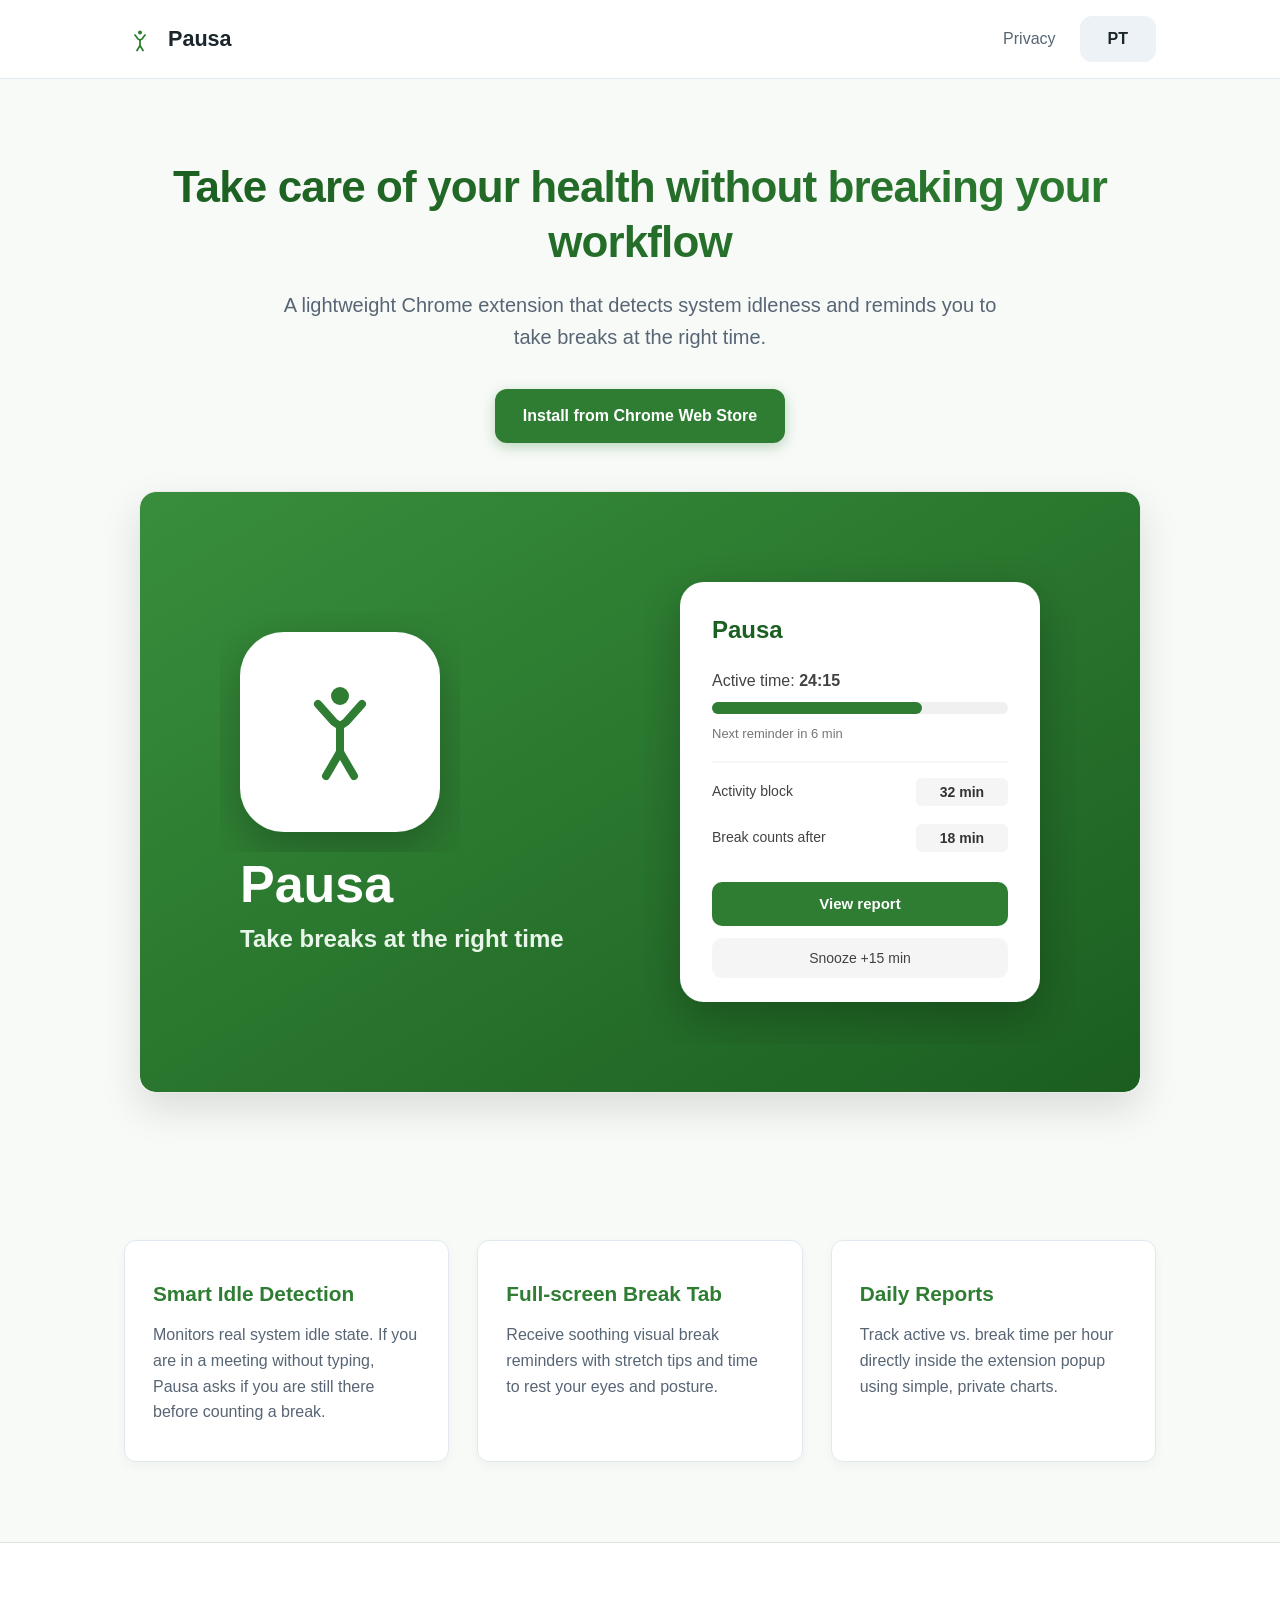
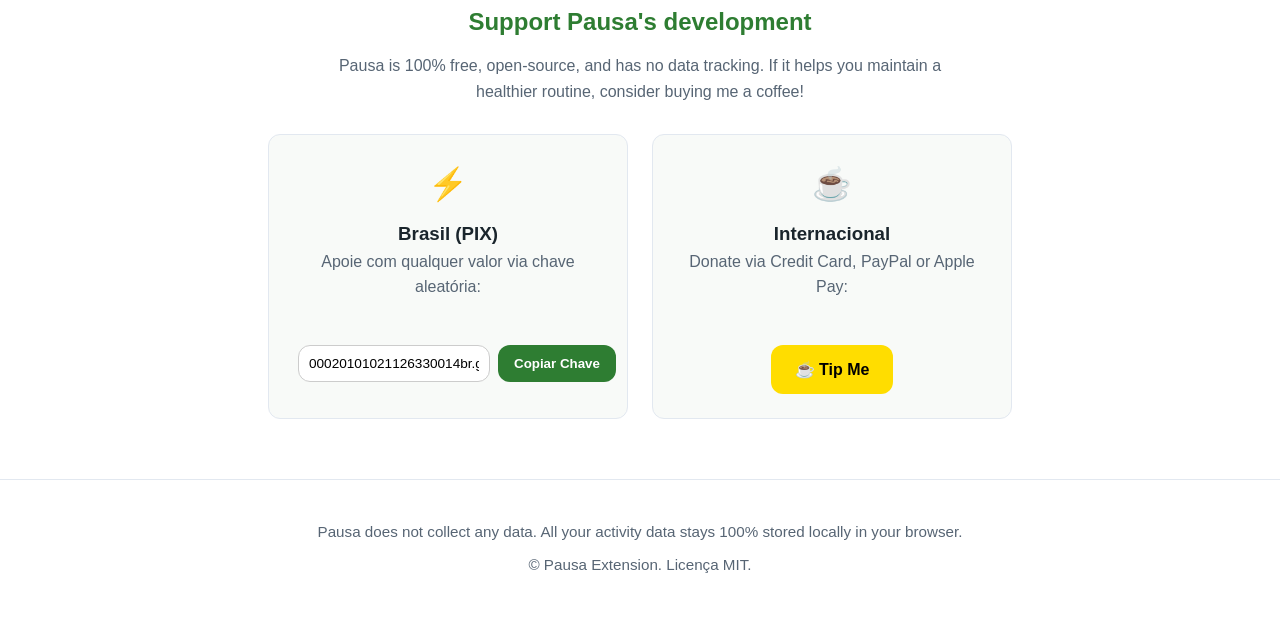
<file: docs/index.html>
<!DOCTYPE html>
<html lang="pt-BR">

<head>
    <meta charset="UTF-8">
    <meta name="viewport" content="width=device-width, initial-scale=1.0">
    <title>Pausa — Extensão para Chrome</title>
    <link rel="stylesheet" href="styles.css">
    <link rel="icon" type="image/svg+xml" href="assets/icon.svg">
</head>

<body>
    <header>
        <div class="container nav-container">
            <a href="index.html" class="logo">
                <img src="assets/icon.svg" alt="Pausa Logo" width="32" height="32">
                <span>Pausa</span>
            </a>
            <div class="nav-right">
                <a href="privacy.html" data-i18n="navPrivacy">Privacidade</a>
                <button id="langToggle" class="btn-secondary">EN</button>
            </div>
        </div>
    </header>

    <main>
        <section class="hero">
            <div class="container">
                <h1 data-i18n="heroTitle">Cuide da sua saúde sem interromper o seu fluxo de trabalho</h1>
                <p data-i18n="heroSubtitle">Uma extensão leve para o Chrome que detecta a ociosidade do sistema e lembra
                    você de fazer pausas no momento certo.</p>
                <div class="hero-cta">
                    <a href="https://chromewebstore.google.com/detail/pausa-%E2%80%94-break-reminder/hmeohcpngageaaafidhpofagkbcedhoe?authuser=0&hl=pt-BR" id="downloadBtn" class="btn-primary" target="_blank"
                        rel="noopener noreferrer" data-i18n="ctaInstall">Instalar na Chrome Web Store</a>
                </div>
                <div class="preview-container">
                    <img src="assets/screenshot.svg" data-i18n-src="heroScreenshot" alt="Pausa Extension Screenshot"
                        class="hero-screenshot">
                </div>
            </div>
        </section>

        <section class="features">
            <div class="container grid-3">
                <div class="card">
                    <h3 data-i18n="feature1Title">Detecção Inteligente</h3>
                    <p data-i18n="feature1Desc">Monitora a ociosidade real do sistema. Se você estiver em uma reunião
                        sem digitar, o Pausa pergunta se você ainda está lá antes de contar uma pausa.</p>
                </div>
                <div class="card">
                    <h3 data-i18n="feature2Title">Aba em Tela Cheia</h3>
                    <p data-i18n="feature2Desc">Receba lembretes visuais suaves com sugestões de alongamento e tempo
                        para descansar os olhos e a postura.</p>
                </div>
                <div class="card">
                    <h3 data-i18n="feature3Title">Relatórios Diários</h3>
                    <p data-i18n="feature3Desc">Acompanhe seu tempo ativo x tempo de pausa acumulado por hora
                        diretamente na extensão, com gráficos simples e privados.</p>
                </div>
            </div>
        </section>
    </main>
    <section class="support-section">
        <div class="container text-center">
            <h2 data-i18n="supportTitle">Apoie o desenvolvimento do Pausa</h2>
            <p data-i18n="supportDesc">O Pausa é 100% gratuito, com código aberto e sem rastreamento de dados. Se ele te
                ajuda a manter uma rotina mais saudável, considere pagar um café!</p>

            <div class="support-grid">
                <!-- Opção Brasil: PIX -->
                <div class="support-card">
                    <div class="support-icon">⚡</div>
                    <h3>Brasil (PIX)</h3>
                    <p>Apoie com qualquer valor via chave aleatória:</p>
                    <div class="pix-box">
                        <input type="text" id="pixKey"
                            value="00020101021126330014br.gov.bcb.pix01117144751212052040000530398654045.005802BR5916ILITO S TORQUATO6009SAO PAULO62070503***6304C4F5"
                            readonly>
                        <button id="copyPixBtn" onclick="copyPixKey()">Copiar Chave</button>
                    </div>
                    <span id="copySuccess" class="copy-success" style="display: none;">Chave PIX copiada!</span>
                </div>

                <!-- Opção Internacional: Buy Me a Coffee / Ko-fi -->
                <div class="support-card">
                    <div class="support-icon">☕</div>
                    <h3>Internacional</h3>
                    <p>Donate via Credit Card, PayPal or Apple Pay:</p>
                    <a href="https://ko-fi.com/ilitotor" target="_blank" rel="noopener noreferrer" class="btn-coffee">
                        <span>☕</span> Tip Me
                    </a>
                </div>
            </div>
        </div>
    </section>
    <footer>
        <div class="container footer-container">
            <p data-i18n="footerPrivacyNotice">Pausa não coleta dados. Toda a sua atividade permanece 100% armazenada
                localmente no seu navegador.</p>
            <p>&copy; Pausa Extension. Licença MIT.</p>
        </div>
    </footer>

    <script src="i18n.js"></script>
    <script src="site.js"></script>
</body>

</html>
</file>
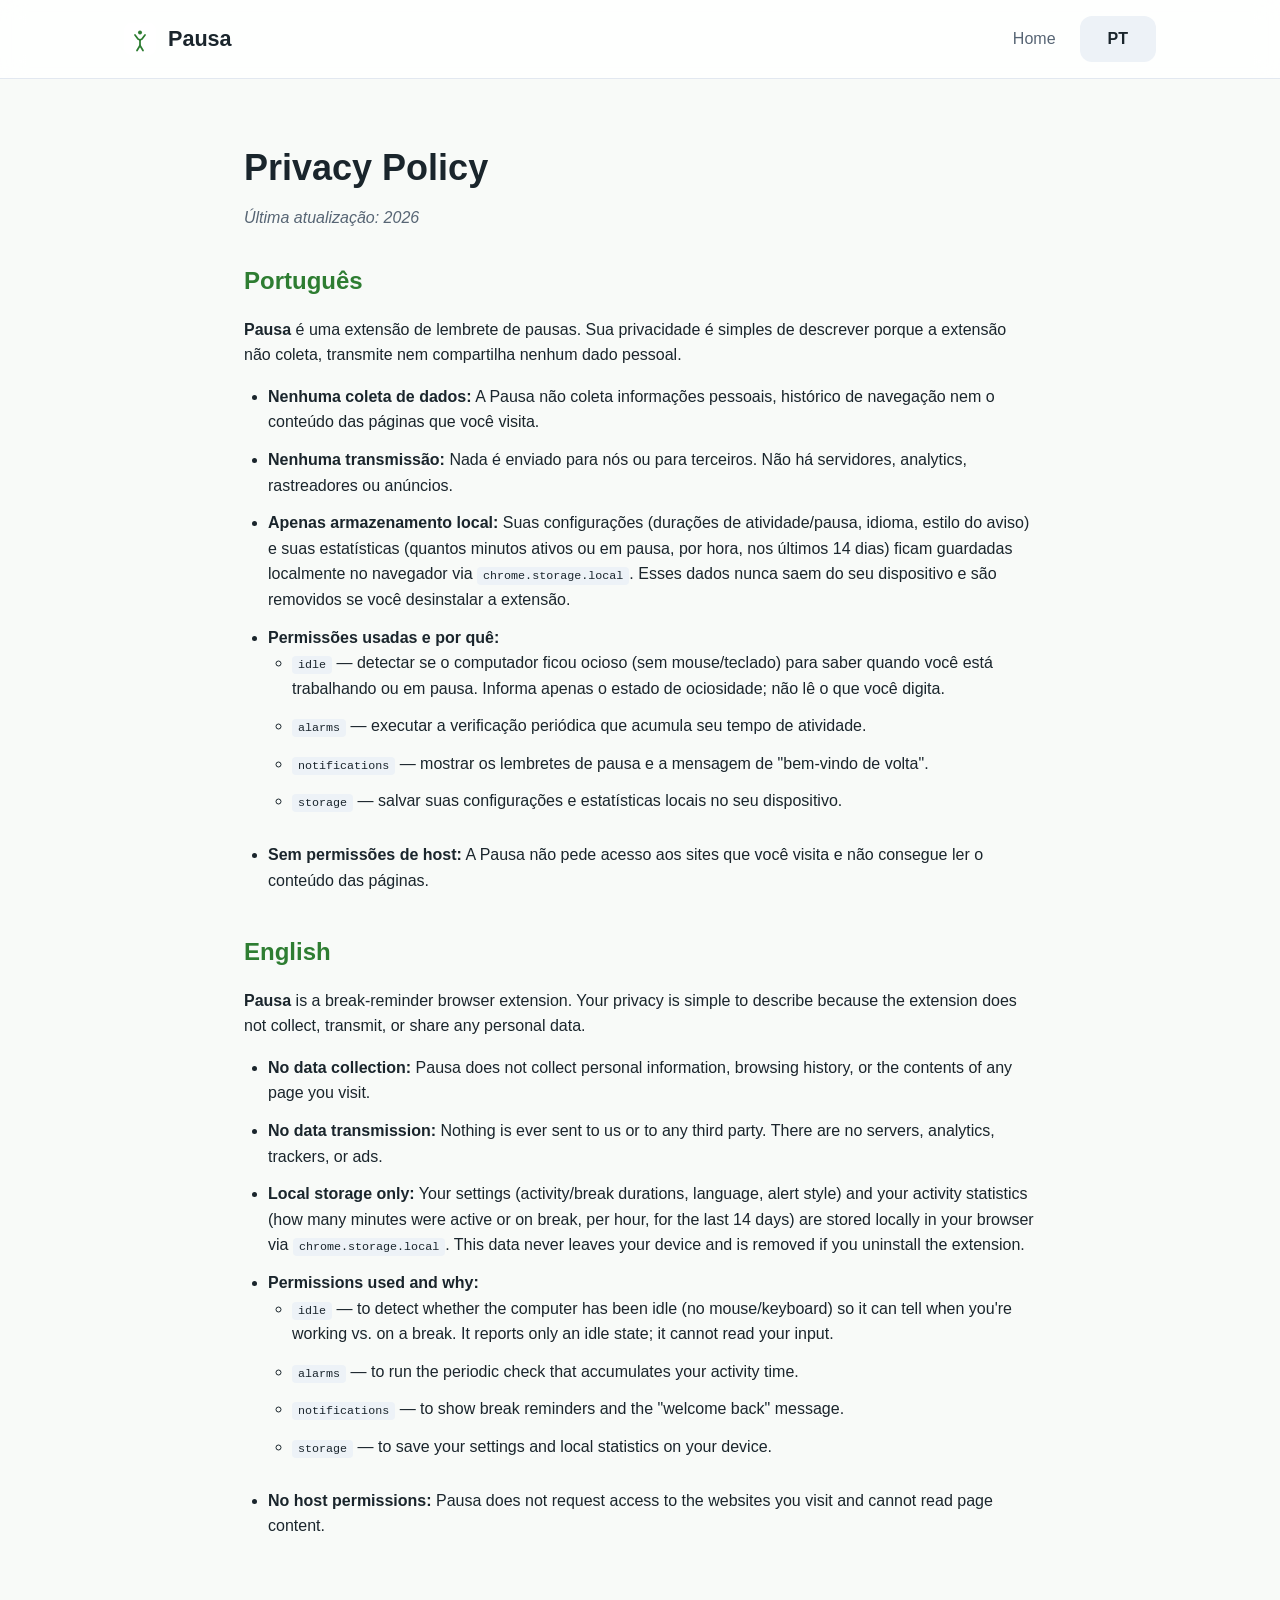
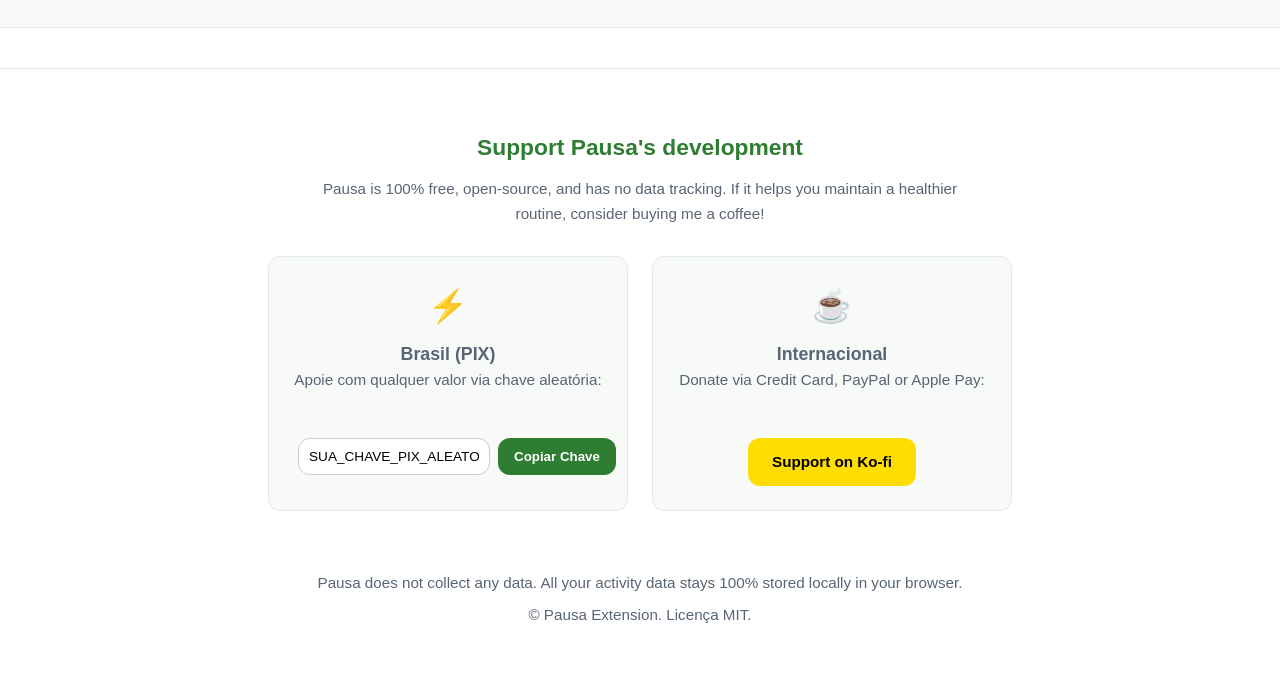
<file: docs/privacy.html>
<!DOCTYPE html>
<html lang="pt-BR">

<head>
    <meta charset="UTF-8">
    <meta name="viewport" content="width=device-width, initial-scale=1.0">
    <title>Política de Privacidade — Pausa</title>
    <link rel="stylesheet" href="styles.css">
    <link rel="icon" type="image/svg+xml" href="assets/icon.svg">
</head>

<body>
    <header>
        <div class="container nav-container">
            <a href="index.html" class="logo">
                <img src="assets/icon.svg" alt="Pausa Logo" width="32" height="32">
                <span>Pausa</span>
            </a>
            <div class="nav-right">
                <a href="index.html" data-i18n="navHome">Início</a>
                <button id="langToggle" class="btn-secondary">EN</button>
            </div>
        </div>
    </header>

    <main class="container privacy-content">
        <section class="privacy-section">
            <h1 data-i18n="privacyTitle">Política de Privacidade</h1>
            <p class="last-updated"><em>Última atualização: 2026</em></p>

            <div class="privacy-body">
                <h2>Português</h2>
                <p><strong>Pausa</strong> é uma extensão de lembrete de pausas. Sua privacidade é simples de descrever
                    porque a extensão não coleta, transmite nem compartilha nenhum dado pessoal.</p>

                <ul>
                    <li><strong>Nenhuma coleta de dados:</strong> A Pausa não coleta informações pessoais, histórico de
                        navegação nem o conteúdo das páginas que você visita.</li>
                    <li><strong>Nenhuma transmissão:</strong> Nada é enviado para nós ou para terceiros. Não há
                        servidores, analytics, rastreadores ou anúncios.</li>
                    <li><strong>Apenas armazenamento local:</strong> Suas configurações (durações de atividade/pausa,
                        idioma, estilo do aviso) e suas estatísticas (quantos minutos ativos ou em pausa, por hora, nos
                        últimos 14 dias) ficam guardadas localmente no navegador via <code>chrome.storage.local</code>.
                        Esses dados nunca saem do seu dispositivo e são removidos se você desinstalar a extensão.</li>
                    <li><strong>Permissões usadas e por quê:</strong>
                        <ul>
                            <li><code>idle</code> — detectar se o computador ficou ocioso (sem mouse/teclado) para saber
                                quando você está trabalhando ou em pausa. Informa apenas o estado de ociosidade; não lê
                                o que você digita.</li>
                            <li><code>alarms</code> — executar a verificação periódica que acumula seu tempo de
                                atividade.</li>
                            <li><code>notifications</code> — mostrar os lembretes de pausa e a mensagem de "bem-vindo de
                                volta".</li>
                            <li><code>storage</code> — salvar suas configurações e estatísticas locais no seu
                                dispositivo.</li>
                        </ul>
                    </li>
                    <li><strong>Sem permissões de host:</strong> A Pausa não pede acesso aos sites que você visita e não
                        consegue ler o conteúdo das páginas.</li>
                </ul>

                <h2 style="margin-top: 40px;">English</h2>
                <p><strong>Pausa</strong> is a break-reminder browser extension. Your privacy is simple to describe
                    because the extension does not collect, transmit, or share any personal data.</p>

                <ul>
                    <li><strong>No data collection:</strong> Pausa does not collect personal information, browsing
                        history, or the contents of any page you visit.</li>
                    <li><strong>No data transmission:</strong> Nothing is ever sent to us or to any third party. There
                        are no servers, analytics, trackers, or ads.</li>
                    <li><strong>Local storage only:</strong> Your settings (activity/break durations, language, alert
                        style) and your activity statistics (how many minutes were active or on break, per hour, for the
                        last 14 days) are stored locally in your browser via <code>chrome.storage.local</code>. This
                        data never leaves your device and is removed if you uninstall the extension.</li>
                    <li><strong>Permissions used and why:</strong>
                        <ul>
                            <li><code>idle</code> — to detect whether the computer has been idle (no mouse/keyboard) so
                                it can tell when you're working vs. on a break. It reports only an idle state; it cannot
                                read your input.</li>
                            <li><code>alarms</code> — to run the periodic check that accumulates your activity time.
                            </li>
                            <li><code>notifications</code> — to show break reminders and the "welcome back" message.
                            </li>
                            <li><code>storage</code> — to save your settings and local statistics on your device.</li>
                        </ul>
                    </li>
                    <li><strong>No host permissions:</strong> Pausa does not request access to the websites you visit
                        and cannot read page content.</li>
                </ul>
            </div>
        </section>
    </main>

    <footer>
        <section class="support-section">
            <div class="container text-center">
                <h2 data-i18n="supportTitle">Apoie o desenvolvimento do Pausa</h2>
                <p data-i18n="supportDesc">O Pausa é 100% gratuito, com código aberto e sem rastreamento de dados. Se
                    ele te ajuda a manter uma rotina mais saudável, considere pagar um café!</p>

                <div class="support-grid">
                    <!-- Opção Brasil: PIX -->
                    <div class="support-card">
                        <div class="support-icon">⚡</div>
                        <h3>Brasil (PIX)</h3>
                        <p>Apoie com qualquer valor via chave aleatória:</p>
                        <div class="pix-box">
                            <input type="text" id="pixKey" value="SUA_CHAVE_PIX_ALEATORIA_AQUI" readonly>
                            <button id="copyPixBtn" onclick="copyPixKey()">Copiar Chave</button>
                        </div>
                        <span id="copySuccess" class="copy-success" style="display: none;">Chave PIX copiada!</span>
                    </div>

                    <!-- Opção Internacional: Buy Me a Coffee / Ko-fi -->
                    <div class="support-card">
                        <div class="support-icon">☕</div>
                        <h3>Internacional</h3>
                        <p>Donate via Credit Card, PayPal or Apple Pay:</p>
                        <a href="https://ko-fi.com/SEU_USUARIO" target="_blank" rel="noopener noreferrer"
                            class="btn-coffee">
                            Support on Ko-fi
                        </a>
                    </div>
                </div>
            </div>
        </section>
        <div class="container footer-container">
            <p data-i18n="footerPrivacyNotice">Pausa não coleta dados. Toda a sua atividade permanece 100% armazenada
                localmente no seu navegador.</p>
            <p>&copy; Pausa Extension. Licença MIT.</p>
        </div>
    </footer>

    <script src="i18n.js"></script>
    <script src="site.js"></script>
</body>

</html>
</file>
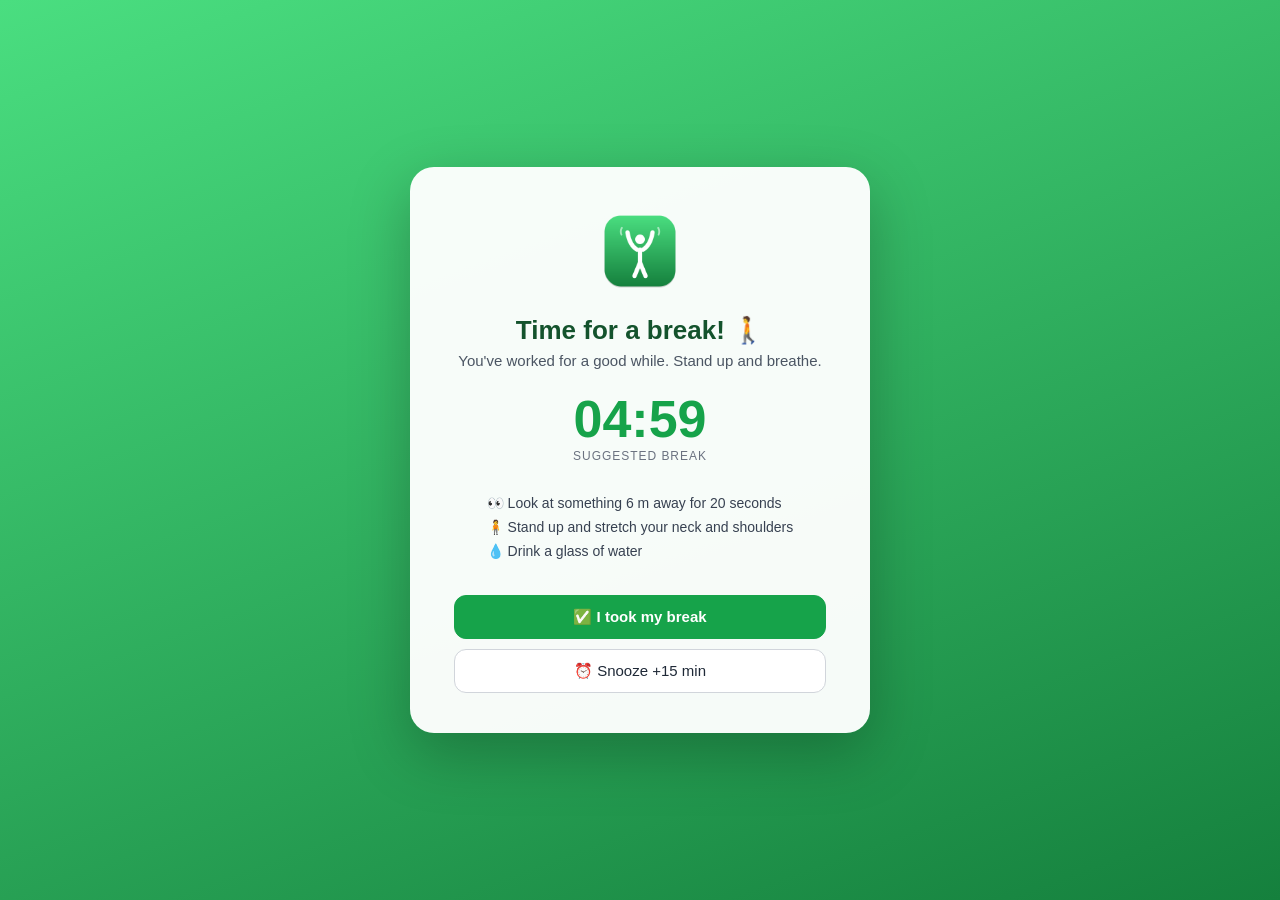
<file: PausaExt/break.html>
<!DOCTYPE html>
<html lang="pt-BR">
<head>
  <meta charset="UTF-8">
  <title>Pausa</title>
  <link rel="stylesheet" href="break.css">
</head>
<body>
  <div class="card">
    <img src="icons/icon128.png" alt="" width="88" height="88" class="logo">
    <h1 data-i18n="break_title">Hora de uma pausa! 🚶</h1>
    <p id="subtitle" class="subtitle" data-i18n="break_subtitle_default">Você trabalhou por um bom tempo. Levante e respire um pouco.</p>

    <div class="timer-wrap">
      <div id="timer" class="timer">05:00</div>
      <div class="timer-label" data-i18n="suggested_break">pausa sugerida</div>
    </div>

    <ul class="tips">
      <li data-i18n="tip_eyes">👀 Olhe para algo a 6 metros por 20 segundos</li>
      <li data-i18n="tip_stretch">🧍 Levante e alongue o pescoço e os ombros</li>
      <li data-i18n="tip_water">💧 Beba um copo d'água</li>
    </ul>

    <div class="actions">
      <button id="done" class="btn btn-primary" data-i18n="btn_done">✅ Já fiz minha pausa</button>
      <button id="snooze" class="btn" data-i18n="btn_snooze_break">⏰ Adiar +15 min</button>
    </div>
  </div>

  <script src="i18n.js"></script>
  <script src="break.js"></script>
</body>
</html>
</file>
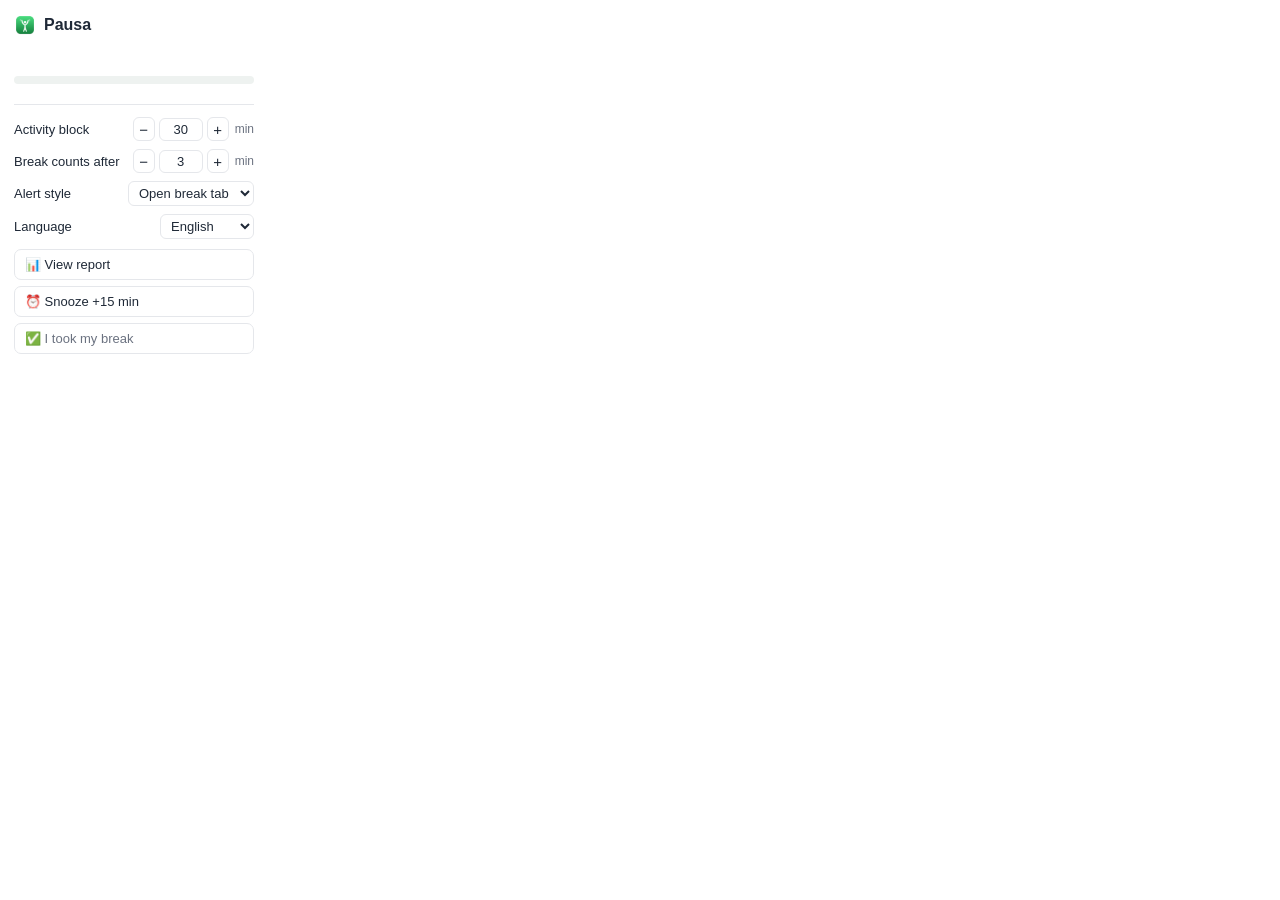
<file: PausaExt/popup.html>
<!DOCTYPE html>
<html lang="pt-BR">
<head>
  <meta charset="UTF-8">
  <link rel="stylesheet" href="popup.css">
</head>
<body>
  <div class="header">
    <img src="icons/icon32.png" alt="" width="22" height="22">
    <h1>Pausa</h1>
  </div>

  <div id="status" class="status"></div>

  <div class="progress-wrap">
    <div id="progress" class="progress-bar"></div>
  </div>

  <p id="subinfo" class="subinfo"></p>
  <p id="today" class="today"></p>

  <div class="field">
    <label data-i18n="remind_every">Bloco de atividade</label>
    <div class="stepper">
      <button class="step" data-target="workLimit" data-delta="-1">−</button>
      <input type="number" id="workLimit" min="1" max="240" step="1" value="30">
      <button class="step" data-target="workLimit" data-delta="1">+</button>
      <span class="unit" data-i18n="unit_min">min</span>
    </div>
  </div>

  <div class="field">
    <label data-i18n="break_after">Pausa válida após</label>
    <div class="stepper">
      <button class="step" data-target="breakDuration" data-delta="-1">−</button>
      <input type="number" id="breakDuration" min="1" max="120" step="1" value="3">
      <button class="step" data-target="breakDuration" data-delta="1">+</button>
      <span class="unit" data-i18n="unit_min">min</span>
    </div>
  </div>

  <div class="field">
    <label data-i18n="alert_style">Estilo do aviso</label>
    <select id="alertStyle">
      <option value="tab" data-i18n="alert_style_tab">Abrir aba de pausa</option>
      <option value="notification" data-i18n="alert_style_notif">Só notificação</option>
    </select>
  </div>

  <div class="field">
    <label data-i18n="language">Idioma</label>
    <select id="lang">
      <option value="en">English</option>
      <option value="pt_BR">Português</option>
    </select>
  </div>

  <div class="actions">
    <button id="report" class="btn" data-i18n="btn_report">📊 Ver relatório</button>
    <button id="snooze" class="btn" data-i18n="btn_snooze">⏰ Adiar +15 min</button>
    <button id="reset" class="btn btn-secondary" data-i18n="btn_reset">✅ Já fiz minha pausa</button>
  </div>

  <script src="i18n.js"></script>
  <script src="popup.js"></script>
</body>
</html>
</file>
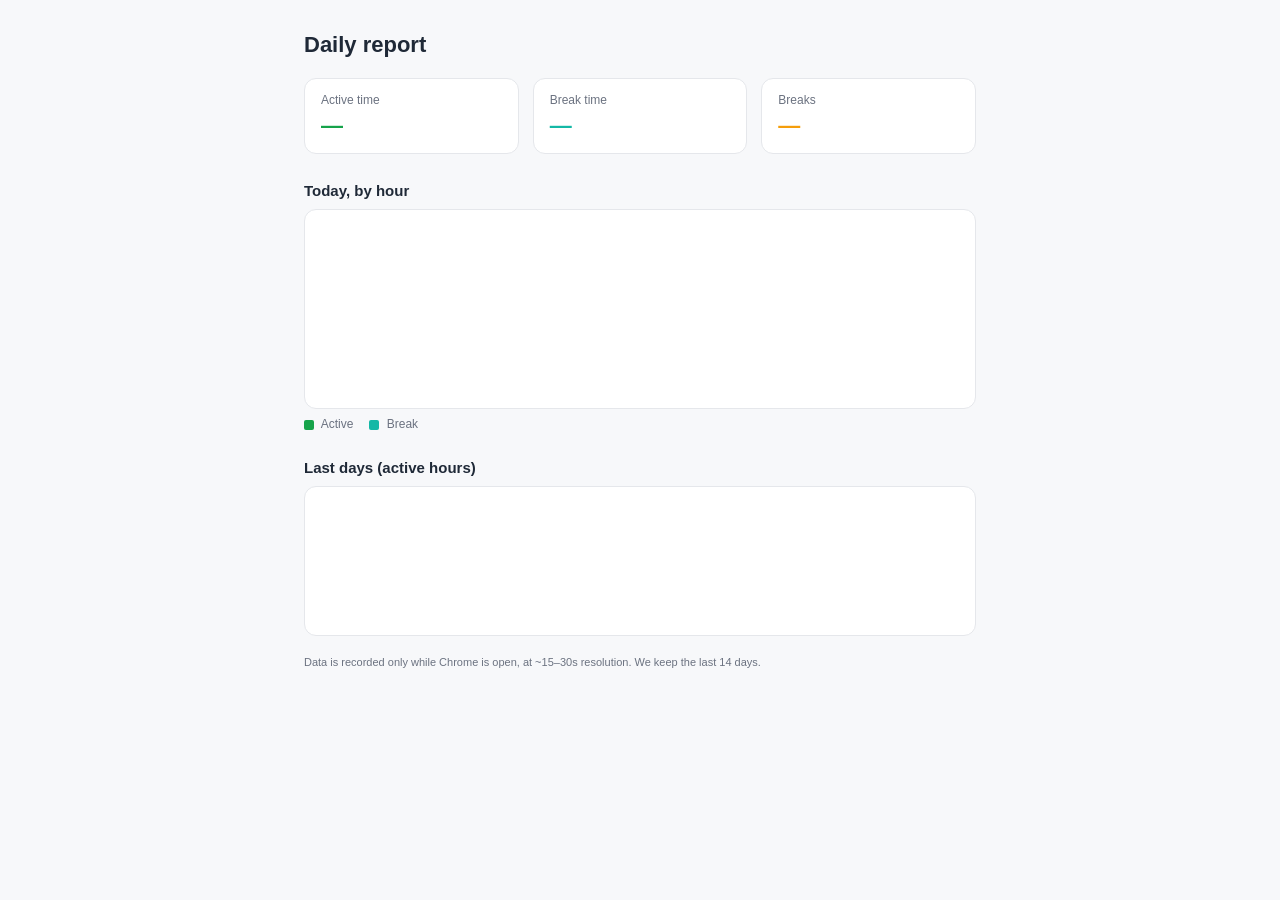
<file: PausaExt/report.html>
<!DOCTYPE html>
<html lang="pt-BR">
<head>
  <meta charset="UTF-8">
  <title>Pausa</title>
  <link rel="stylesheet" href="report.css">
</head>
<body>
  <div class="container">
    <h1 data-i18n="report_title">Relatório do dia</h1>

    <div class="cards">
      <div class="card"><span class="card-label" data-i18n="card_active">Tempo ativo</span><span id="c-active" class="card-value green">—</span></div>
      <div class="card"><span class="card-label" data-i18n="card_break">Tempo em pausa</span><span id="c-break" class="card-value teal">—</span></div>
      <div class="card"><span class="card-label" data-i18n="card_count">Pausas</span><span id="c-count" class="card-value orange">—</span></div>
    </div>

    <h2 data-i18n="today_by_hour">Hoje, por hora</h2>
    <div id="hourly" class="chart hourly"></div>
    <div class="legend">
      <span><i class="sw green"></i> <span data-i18n="legend_active">Ativo</span></span>
      <span><i class="sw teal"></i> <span data-i18n="legend_break">Pausa</span></span>
    </div>

    <h2 data-i18n="last_days">Últimos dias (horas ativas)</h2>
    <div id="weekly" class="chart weekly"></div>

    <p class="note" data-i18n="report_note">Os dados são registrados apenas enquanto o Chrome está aberto, com granularidade de ~15–30s. Guardamos os últimos 14 dias.</p>
  </div>

  <script src="i18n.js"></script>
  <script src="report.js"></script>
</body>
</html>
</file>
<file: docs/styles.css>
:root {
  --primary-color: #2e7d32;
  --primary-hover: #1b5e20;
  --primary-light: #e8f5e9;
  --bg-color: #f8faf8;
  --card-bg: #ffffff;
  --text-color: #1a252c;
  --text-muted: #576574;
  --border-color: #e2e8f0;
  --border-radius: 12px;
  --shadow-sm: 0 4px 12px rgba(0, 0, 0, 0.04);
  --shadow-md: 0 8px 24px rgba(46, 125, 50, 0.08);
  --shadow-lg: 0 16px 40px rgba(0, 0, 0, 0.12);
  --transition: all 0.25s cubic-bezier(0.4, 0, 0.2, 1);
}

* {
  box-sizing: border-box;
  margin: 0;
  padding: 0;
  font-family: -apple-system, BlinkMacSystemFont, "Segoe UI", Roboto, Helvetica, Arial, sans-serif;
}

body {
  background-color: var(--bg-color);
  color: var(--text-color);
  line-height: 1.6;
  -webkit-font-smoothing: antialiased;
}

.container {
  max-width: 1080px;
  margin: 0 auto;
  padding: 0 24px;
}

header {
  background: rgba(255, 255, 255, 0.85);
  backdrop-filter: blur(12px);
  -webkit-backdrop-filter: blur(12px);
  border-bottom: 1px solid var(--border-color);
  padding: 16px 0;
  position: sticky;
  top: 0;
  z-index: 100;
}

.nav-container {
  display: flex;
  justify-content: space-between;
  align-items: center;
}

.logo {
  display: flex;
  align-items: center;
  gap: 12px;
  font-weight: 700;
  font-size: 1.35rem;
  color: var(--text-color);
  text-decoration: none;
  transition: var(--transition);
}

.logo:hover {
  opacity: 0.85;
}

.logo img {
  border-radius: 8px;
}

.nav-right {
  display: flex;
  align-items: center;
  gap: 24px;
}

.nav-right a {
  color: var(--text-muted);
  text-decoration: none;
  font-weight: 500;
  transition: var(--transition);
}

.nav-right a:hover {
  color: var(--primary-color);
}

.hero {
  padding: 80px 0 60px;
  text-align: center;
}

.hero h1 {
  font-size: 2.75rem;
  font-weight: 800;
  line-height: 1.25;
  letter-spacing: -0.02em;
  margin-bottom: 20px;
  background: linear-gradient(135deg, #1b5e20 0%, #2e7d32 100%);
  -webkit-background-clip: text;
  -webkit-text-fill-color: transparent;
}

.hero p {
  font-size: 1.25rem;
  color: var(--text-muted);
  max-width: 720px;
  margin: 0 auto 36px;
}

.hero-cta {
  display: flex;
  justify-content: center;
  gap: 16px;
  margin-bottom: 48px;
}

.btn-primary,
.btn-secondary {
  padding: 14px 28px;
  border-radius: var(--border-radius);
  text-decoration: none;
  font-weight: 600;
  font-size: 1rem;
  cursor: pointer;
  border: none;
  transition: var(--transition);
  display: inline-flex;
  align-items: center;
  gap: 8px;
}

.btn-primary {
  background-color: var(--primary-color);
  color: #ffffff;
  box-shadow: 0 4px 14px rgba(46, 125, 50, 0.3);
}

.btn-primary:hover {
  background-color: var(--primary-hover);
  transform: translateY(-2px);
  box-shadow: 0 6px 20px rgba(46, 125, 50, 0.4);
}

.btn-secondary {
  background-color: #edf2f7;
  color: var(--text-color);
}

.btn-secondary:hover {
  background-color: #e2e8f0;
  color: var(--primary-hover);
}

.preview-container {
  margin-top: 24px;
}

.hero-screenshot {
  max-width: 100%;
  height: auto;
  border-radius: 16px;
  box-shadow: var(--shadow-lg);
  border: 1px solid rgba(0, 0, 0, 0.06);
  transition: var(--transition);
}

.hero-screenshot:hover {
  transform: translateY(-4px);
}

.features {
  padding: 80px 0;
}

.grid-3 {
  display: grid;
  grid-template-columns: repeat(auto-fit, minmax(300px, 1fr));
  gap: 28px;
}

.card {
  background: var(--card-bg);
  padding: 36px 28px;
  border-radius: var(--border-radius);
  box-shadow: var(--shadow-sm);
  border: 1px solid var(--border-color);
  transition: var(--transition);
}

.card:hover {
  transform: translateY(-4px);
  box-shadow: var(--shadow-md);
  border-color: rgba(46, 125, 50, 0.2);
}

.card h3 {
  margin-bottom: 12px;
  font-size: 1.3rem;
  font-weight: 700;
  color: var(--primary-color);
}

.card p {
  color: var(--text-muted);
  font-size: 1rem;
  line-height: 1.6;
}

.privacy-content {
  padding: 60px 24px;
  max-width: 840px;
}

.privacy-section h1 {
  font-size: 2.25rem;
  font-weight: 800;
  margin-bottom: 8px;
}

.last-updated {
  color: var(--text-muted);
  margin-bottom: 32px;
}

.privacy-body h2 {
  font-size: 1.5rem;
  color: var(--primary-color);
  margin-bottom: 16px;
}

.privacy-body p {
  margin-bottom: 16px;
  color: var(--text-color);
}

.privacy-body ul {
  margin-left: 24px;
  margin-bottom: 28px;
}

.privacy-body li {
  margin-bottom: 12px;
  color: var(--text-color);
}

.privacy-body code {
  background: #edf2f7;
  padding: 2px 6px;
  border-radius: 4px;
  font-size: 0.9em;
  font-family: monospace;
}

footer {
  padding: 40px 0;
  text-align: center;
  color: var(--text-muted);
  font-size: 0.95rem;
  border-top: 1px solid var(--border-color);
  background: #ffffff;
}

footer p {
  margin-bottom: 8px;
}

@media (max-width: 768px) {
  .hero h1 {
    font-size: 2rem;
  }

  .hero p {
    font-size: 1.1rem;
  }

  .hero-cta {
    flex-direction: column;
    align-items: center;
  }
}

/* Classe utilitária para centralização de texto e elementos flex */
.text-center {
  text-align: center;
}

/* Ajustes na Seção de Apoio */
.support-section {
  padding: 60px 0;
  background-color: #ffffff;
  border-top: 1px solid #e0e0e0;
}

.support-section h2 {
  color: var(--primary-color);
  margin-bottom: 12px;
  text-align: center;
}

.support-section p {
  color: var(--text-muted);
  max-width: 650px;
  margin: 0 auto 30px;
  text-align: center;
}

/* Centralização da Grade de Cartões */
.support-grid {
  display: flex;
  justify-content: center;
  flex-wrap: wrap;
  gap: 24px;
  max-width: 800px;
  margin: 0 auto;
}

.support-card {
  flex: 1 1 300px;
  max-width: 360px;
  background: var(--bg-color);
  padding: 24px;
  border-radius: var(--border-radius);
  border: 1px solid #e2e8f0;
  display: flex;
  flex-direction: column;
  align-items: center;
  text-align: center;
}

.support-icon {
  font-size: 2rem;
  margin-bottom: 8px;
}

/* Centralização do Campo do PIX */
.pix-box {
  display: flex;
  gap: 8px;
  margin-top: 15px;
  width: 100%;
  max-width: 300px;
}

.pix-box input {
  flex: 1;
  padding: 10px;
  border: 1px solid #ccc;
  border-radius: var(--border-radius);
  font-size: 0.85rem;
  background: #fff;
  text-align: center;
}

.pix-box button {
  padding: 10px 16px;
  background-color: var(--primary-color);
  color: #fff;
  border: none;
  border-radius: var(--border-radius);
  font-weight: 600;
  cursor: pointer;
  white-space: nowrap;
}

.pix-box button:hover {
  background-color: var(--primary-hover);
}

.copy-success {
  display: block;
  font-size: 0.8rem;
  color: var(--primary-color);
  margin-top: 8px;
  font-weight: 600;
}

.btn-coffee {
  display: inline-block;
  margin-top: 15px;
  background-color: #ffdd00;
  color: #000;
  font-weight: bold;
  padding: 12px 24px;
  border-radius: var(--border-radius);
  text-decoration: none;
  transition: transform 0.2s;
}

.btn-coffee:hover {
  transform: translateY(-2px);
}
</file>
<file: PausaExt/break.css>
* { box-sizing: border-box; }

html, body {
  height: 100%;
  margin: 0;
}

body {
  display: flex;
  align-items: center;
  justify-content: center;
  font-family: -apple-system, "Segoe UI", Roboto, sans-serif;
  background: linear-gradient(160deg, #4ade80 0%, #15803d 100%);
  color: #123;
  padding: 24px;
}

.card {
  background: rgba(255, 255, 255, 0.96);
  border-radius: 24px;
  padding: 40px 44px;
  max-width: 460px;
  width: 100%;
  text-align: center;
  box-shadow: 0 20px 60px rgba(0, 0, 0, 0.25);
  animation: pop 0.35s ease;
}

@keyframes pop {
  from { transform: scale(0.94); opacity: 0; }
  to   { transform: scale(1); opacity: 1; }
}

.logo {
  border-radius: 20px;
  margin-bottom: 8px;
}

h1 {
  font-size: 26px;
  margin: 8px 0 6px;
  color: #14532d;
}

.subtitle {
  font-size: 15px;
  color: #4b5563;
  margin: 0 0 24px;
}

.timer-wrap { margin-bottom: 24px; }
.timer {
  font-size: 52px;
  font-weight: 700;
  font-variant-numeric: tabular-nums;
  color: #16a34a;
  line-height: 1;
}
.timer-label {
  font-size: 12px;
  color: #6b7280;
  text-transform: uppercase;
  letter-spacing: 0.08em;
  margin-top: 4px;
}

.tips {
  list-style: none;
  padding: 0;
  margin: 0 0 28px;
  text-align: left;
  display: inline-block;
}
.tips li {
  font-size: 14px;
  color: #374151;
  margin: 8px 0;
}

.actions {
  display: flex;
  flex-direction: column;
  gap: 10px;
}
.btn {
  font-size: 15px;
  padding: 12px 18px;
  border-radius: 12px;
  border: 1px solid #d1d5db;
  background: #fff;
  color: #1f2937;
  cursor: pointer;
  transition: background 0.15s, transform 0.05s;
}
.btn:hover { background: #f3f4f6; }
.btn:active { transform: scale(0.98); }
.btn-primary {
  background: #16a34a;
  color: #fff;
  border-color: #16a34a;
  font-weight: 600;
}
.btn-primary:hover { background: #15803d; }

@media (prefers-color-scheme: dark) {
  .card { background: #1f2430; color: #e5e7eb; }
  h1 { color: #86efac; }
  .subtitle { color: #9ca3af; }
  .tips li { color: #d1d5db; }
  .btn { background: #2b3140; color: #e5e7eb; border-color: #374151; }
  .btn:hover { background: #374151; }
  .btn-primary { background: #16a34a; color: #fff; }
}
</file>
<file: PausaExt/popup.css>
:root {
  --green: #16a34a;
  --teal: #14b8a6;
  --orange: #f59e0b;
  --bg: #ffffff;
  --fg: #1f2937;
  --muted: #6b7280;
  --border: #e5e7eb;
  --track: #eef2f0;
}

@media (prefers-color-scheme: dark) {
  :root {
    --bg: #1f2430;
    --fg: #e5e7eb;
    --muted: #9ca3af;
    --border: #374151;
    --track: #2b3140;
  }
}

* { box-sizing: border-box; }

body {
  width: 268px;
  margin: 0;
  padding: 14px;
  font-family: -apple-system, "Segoe UI", Roboto, sans-serif;
  background: var(--bg);
  color: var(--fg);
}

.header {
  display: flex;
  align-items: center;
  gap: 8px;
  margin-bottom: 12px;
}
.header h1 { font-size: 16px; margin: 0; }

.status { font-size: 14px; margin-bottom: 8px; min-height: 20px; }
.status.break { color: var(--teal); font-weight: 600; }
.status.alert { color: var(--orange); font-weight: 600; }

.progress-wrap {
  height: 8px;
  background: var(--track);
  border-radius: 4px;
  overflow: hidden;
  margin-bottom: 8px;
}
.progress-bar {
  height: 100%;
  width: 0%;
  background: var(--green);
  transition: width 0.3s ease;
}
.progress-bar.alert { background: var(--orange); }

.subinfo { font-size: 12px; color: var(--muted); margin: 0 0 4px; }
.today {
  font-size: 12px;
  color: var(--muted);
  margin: 0 0 12px;
  padding-bottom: 12px;
  border-bottom: 1px solid var(--border);
}

.field {
  display: flex;
  align-items: center;
  justify-content: space-between;
  margin-bottom: 8px;
  font-size: 13px;
}
.field select {
  font-size: 13px;
  padding: 3px 6px;
  border-radius: 6px;
  border: 1px solid var(--border);
  background: var(--bg);
  color: var(--fg);
}

.stepper {
  display: flex;
  align-items: center;
  gap: 4px;
}
.stepper input[type="number"] {
  width: 44px;
  text-align: center;
  font-size: 13px;
  padding: 3px 4px;
  border-radius: 6px;
  border: 1px solid var(--border);
  background: var(--bg);
  color: var(--fg);
  -moz-appearance: textfield;
}
.stepper input[type="number"]::-webkit-inner-spin-button,
.stepper input[type="number"]::-webkit-outer-spin-button {
  -webkit-appearance: none;
  margin: 0;
}
.stepper .step {
  width: 22px;
  height: 24px;
  border-radius: 6px;
  border: 1px solid var(--border);
  background: var(--bg);
  color: var(--fg);
  font-size: 15px;
  line-height: 1;
  cursor: pointer;
  padding: 0;
}
.stepper .step:hover { background: var(--track); }
.stepper .unit { font-size: 12px; color: var(--muted); margin-left: 2px; }

.actions {
  display: flex;
  flex-direction: column;
  gap: 6px;
  margin-top: 10px;
}
.btn {
  font-size: 13px;
  padding: 7px 10px;
  border-radius: 7px;
  border: 1px solid var(--border);
  background: var(--bg);
  color: var(--fg);
  cursor: pointer;
  text-align: left;
}
.btn:hover { background: var(--track); }
.btn-secondary { color: var(--muted); }
</file>
<file: PausaExt/report.css>
:root {
  --green: #16a34a;
  --teal: #14b8a6;
  --orange: #f59e0b;
  --bg: #f7f8fa;
  --panel: #ffffff;
  --fg: #1f2937;
  --muted: #6b7280;
  --border: #e5e7eb;
}
@media (prefers-color-scheme: dark) {
  :root {
    --bg: #161a22;
    --panel: #1f2430;
    --fg: #e5e7eb;
    --muted: #9ca3af;
    --border: #374151;
  }
}

* { box-sizing: border-box; }
body {
  margin: 0;
  background: var(--bg);
  color: var(--fg);
  font-family: -apple-system, "Segoe UI", Roboto, sans-serif;
}
.container { max-width: 720px; margin: 0 auto; padding: 32px 24px; }
h1 { font-size: 22px; margin: 0 0 20px; }
h2 { font-size: 15px; margin: 28px 0 10px; }

.cards { display: flex; gap: 14px; }
.card {
  flex: 1;
  background: var(--panel);
  border: 1px solid var(--border);
  border-radius: 12px;
  padding: 14px 16px;
  display: flex;
  flex-direction: column;
  gap: 6px;
}
.card-label { font-size: 12px; color: var(--muted); }
.card-value { font-size: 22px; font-weight: 700; }
.green { color: var(--green); }
.teal { color: var(--teal); }
.orange { color: var(--orange); }

.chart {
  background: var(--panel);
  border: 1px solid var(--border);
  border-radius: 12px;
  padding: 16px;
  display: flex;
  align-items: flex-end;
  gap: 3px;
}
.hourly { height: 200px; }
.weekly { height: 150px; gap: 8px; }

.bar-col {
  flex: 1;
  display: flex;
  flex-direction: column-reverse;
  align-items: center;
  height: 100%;
  justify-content: flex-start;
}
.bar-stack {
  width: 100%;
  display: flex;
  flex-direction: column-reverse;
  flex: 1;
  justify-content: flex-start;
}
.bar {
  width: 100%;
  border-radius: 2px 2px 0 0;
}
.bar.green { background: var(--green); }
.bar.teal { background: var(--teal); }
.bar-label { font-size: 9px; color: var(--muted); margin-top: 4px; white-space: nowrap; }

.legend { display: flex; gap: 16px; font-size: 12px; color: var(--muted); margin-top: 8px; }
.legend i.sw { display: inline-block; width: 10px; height: 10px; border-radius: 2px; margin-right: 4px; vertical-align: middle; }
.legend i.green { background: var(--green); }
.legend i.teal { background: var(--teal); }

.note { font-size: 11px; color: var(--muted); margin-top: 20px; }
.empty { color: var(--muted); font-size: 13px; padding: 20px; text-align: center; width: 100%; }
</file>
